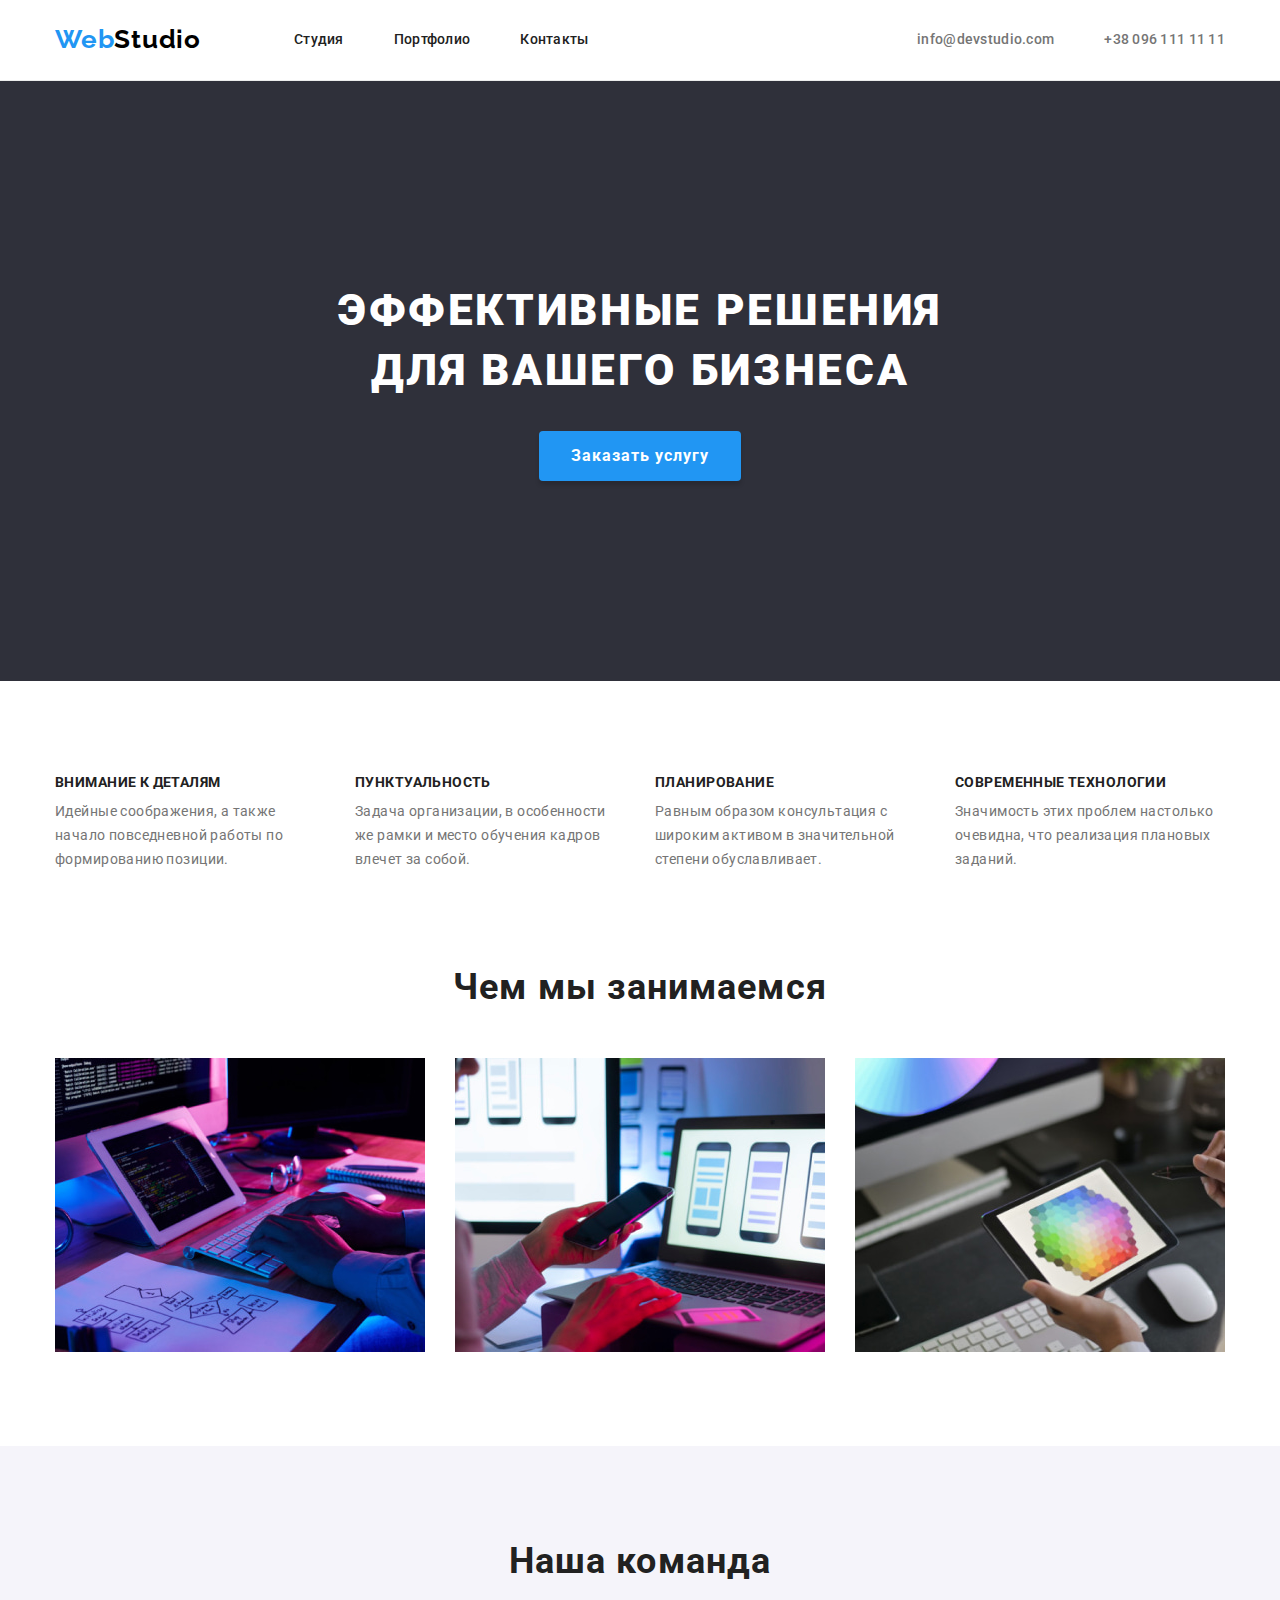
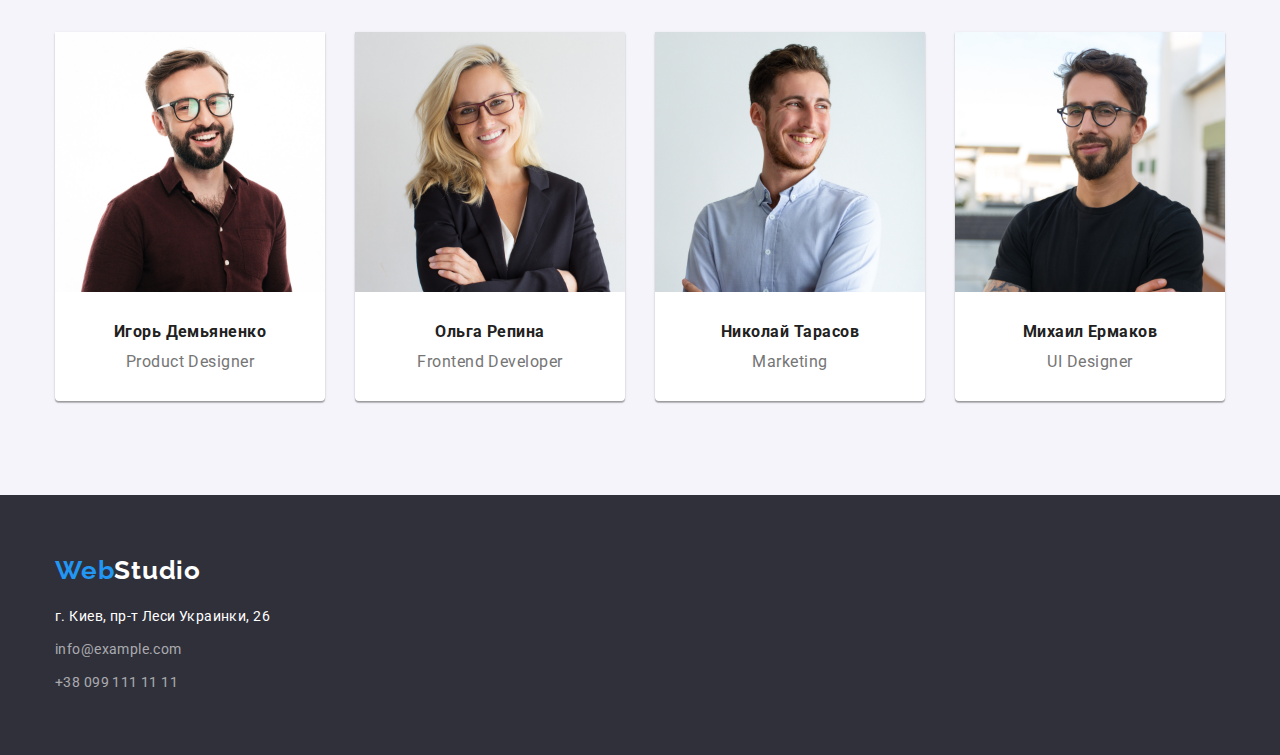
<file: index.html>
<!DOCTYPE html>
<html lang="ru">
  <head>
    <meta charset="UTF-8" />
    <meta http-equiv="X-UA-Compatible" content="IE=edge" />
    <meta name="viewport" content="width=device-width, initial-scale=1.0" />
    <title>WebStudio</title>

    <link rel="preconnect" href="https://fonts.googleapis.com" />
    <link rel="preconnect" href="https://fonts.gstatic.com" crossorigin />
    <link
      href="https://fonts.googleapis.com/css2?family=Raleway:wght@700&family=Roboto:wght@400;500;700;900&display=swap"
      rel="stylesheet"
    />

    <!-- Modern-Nomalize -->
    <link
      rel="stylesheet"
      href="https://cdn.jsdelivr.net/npm/modern-normalize@1.1.0/modern-normalize.min.css"
    />

    <!-- Castom Styles -->
    <link rel="stylesheet" href="./css/styles.css" />
  </head>

  <body>
    <!-- Header Section -->
    <header class="header">
      <div class="container header-container">
        <a class="logo-link" href="./index.html">Web<span class="header-logo">Studio</span></a>

        <nav class="nav">
          <ul class="nav-list">
            <li class="nav-item">
              <a class="nav-link" href="./index.html">Студия</a>
            </li>

            <li class="nav-item">
              <a class="nav-link" href="./portfolio.html">Портфолио</a>
            </li>

            <li class="nav-item">
              <a class="nav-link" href="">Контакты</a>
            </li>
          </ul>
        </nav>

        <ul class="header-contacts-list">
          <li class="header-contacts-item">
            <a class="header-contact" href="mailto:info@devstudio.com">info@devstudio.com</a>
          </li>

          <li class="header-contacts-item">
            <a class="header-contact" href="tel:+380961111111">+38 096 111 11 11</a>
          </li>
        </ul>
      </div>
    </header>

    <!-- Main Section -->
    <main>
      <!-- Hero Section -->
      <section class="hero">
        <div class="container">
          <h1 class="hero-title">
            Эффективные решения<br />
            для вашего бизнеса
          </h1>
          <button class="hero-btn" type="button">Заказать услугу</button>
        </div>
      </section>

      <!-- About Us Section -->
      <section class="section">
        <div class="container">
          <h2 class="visually-hidden">Наши преимущества</h2>

          <ul class="about-list list">
            <li class="about-item">
              <h3 class="about-title">Внимание к деталям</h3>
              <p class="about-txt">
                Идейные соображения, а также начало повседневной работы по формированию позиции.
              </p>
            </li>

            <li class="about-item">
              <h3 class="about-title">Пунктуальность</h3>
              <p class="about-txt">
                Задача организации, в особенности же рамки и место обучения кадров влечет за собой.
              </p>
            </li>

            <li class="about-item">
              <h3 class="about-title">Планирование</h3>
              <p class="about-txt">
                Равным образом консультация с широким активом в значительной степени обуславливает.
              </p>
            </li>

            <li class="about-item">
              <h3 class="about-title">Современные технологии</h3>
              <p class="about-txt">
                Значимость этих проблем настолько очевидна, что реализация плановых заданий.
              </p>
            </li>
          </ul>
        </div>
      </section>

      <!-- We Doing Section -->
      <section class="section doing">
        <div class="container">
          <h2 class="doing-title">Чем мы занимаемся</h2>

          <ul class="doing-list list">
            <li class="doing-item">
              <img
                class="doing-img"
                src="./images/about_us/img_code.jpg"
                alt="Создание сайта"
                width="370"
                height="294"
              />
            </li>

            <li class="doing-item">
              <img
                class="doing-img"
                src="./images/about_us/img_maket.jpg"
                alt="Создание макета"
                width="370"
                height="294"
              />
            </li>

            <li class="doing-item">
              <img
                class="doing-img"
                src="./images/about_us/img_design.jpg"
                alt="Создание дизайна"
                width="370"
                height="294"
              />
            </li>
          </ul>
        </div>
      </section>

      <!-- Team Section -->
      <section class="team section">
        <div class="container">
          <h2 class="team-title">Наша команда</h2>

          <ul class="team-list">
            <li class="team-item">
              <img
                class="team-avatar"
                src="./images/team/img_igor.jpg"
                alt="Игорь Демьяненко"
                width="270"
                height="260"
              />
              <div class="team-content">
                <h3 class="team-worker">Игорь Демьяненко</h3>
                <p class="team-position" lang="en">Product Designer</p>
              </div>
            </li>

            <li class="team-item">
              <img
                class="team-avatar"
                src="./images/team/img_olga.jpg"
                alt="Ольга Репина"
                width="270"
                height="260"
              />
              <div class="team-content">
                <h3 class="team-worker">Ольга Репина</h3>
                <p class="team-position" lang="en">Frontend Developer</p>
              </div>
            </li>

            <li class="team-item">
              <img
                class="team-avatar"
                src="./images/team/img_nikolay.jpg"
                alt="Николай Тарасов"
                width="270"
                height="260"
              />
              <div class="team-content">
                <h3 class="team-worker">Николай Тарасов</h3>
                <p class="team-position" lang="en">Marketing</p>
              </div>
            </li>

            <li class="team-item">
              <img
                class="team-avatar"
                src="./images/team/img_mikhail.jpg"
                alt="Михаил Ермаков"
                width="270"
                height="260"
              />
              <div class="team-content">
                <h3 class="team-worker">Михаил Ермаков</h3>
                <p class="team-position" lang="en">UI Designer</p>
              </div>
            </li>
          </ul>
        </div>
      </section>
    </main>

    <!-- Footer Section -->
    <footer class="footer">
      <div class="container">
        <a class="logo-link" href="./index.html">Web<span class="footer-logo">Studio</span></a>

        <address class="footer-addres">
          <ul class="footer-addres-list">
            <li class="footer-addres-item">
              <a
                class="footer-location"
                href="https://www.google.com.ua/maps/place/%D0%B1%D1%83%D0%BB%D1%8C%D0%B2%D0%B0%D1%80+%D0%9B%D0%B5%D1%81%D1%96+%D0%A3%D0%BA%D1%80%D0%B0%D1%97%D0%BD%D0%BA%D0%B8,+26,+%D0%9A%D0%B8%D1%97%D0%B2,+02000/@50.4265841,30.5361971,17z/data=!3m1!4b1!4m5!3m4!1s0x40d4cf0e033ecbe9:0x57a4dffefec77da0!8m2!3d50.4265807!4d30.5383858?hl=uk&authuser=0"
                target="_blank"
                rel="noopener noreferrer"
                >г. Киев, пр-т Леси Украинки, 26</a
              >
            </li>

            <li class="footer-addres-item">
              <a class="footer-contact" href="mailto:info@example.com">info@example.com</a>
            </li>

            <li class="footer-addres-item">
              <a class="footer-contact" href="tel:+380991111111">+38 099 111 11 11</a>
            </li>
          </ul>
        </address>
      </div>
    </footer>
  </body>
</html>
</file>
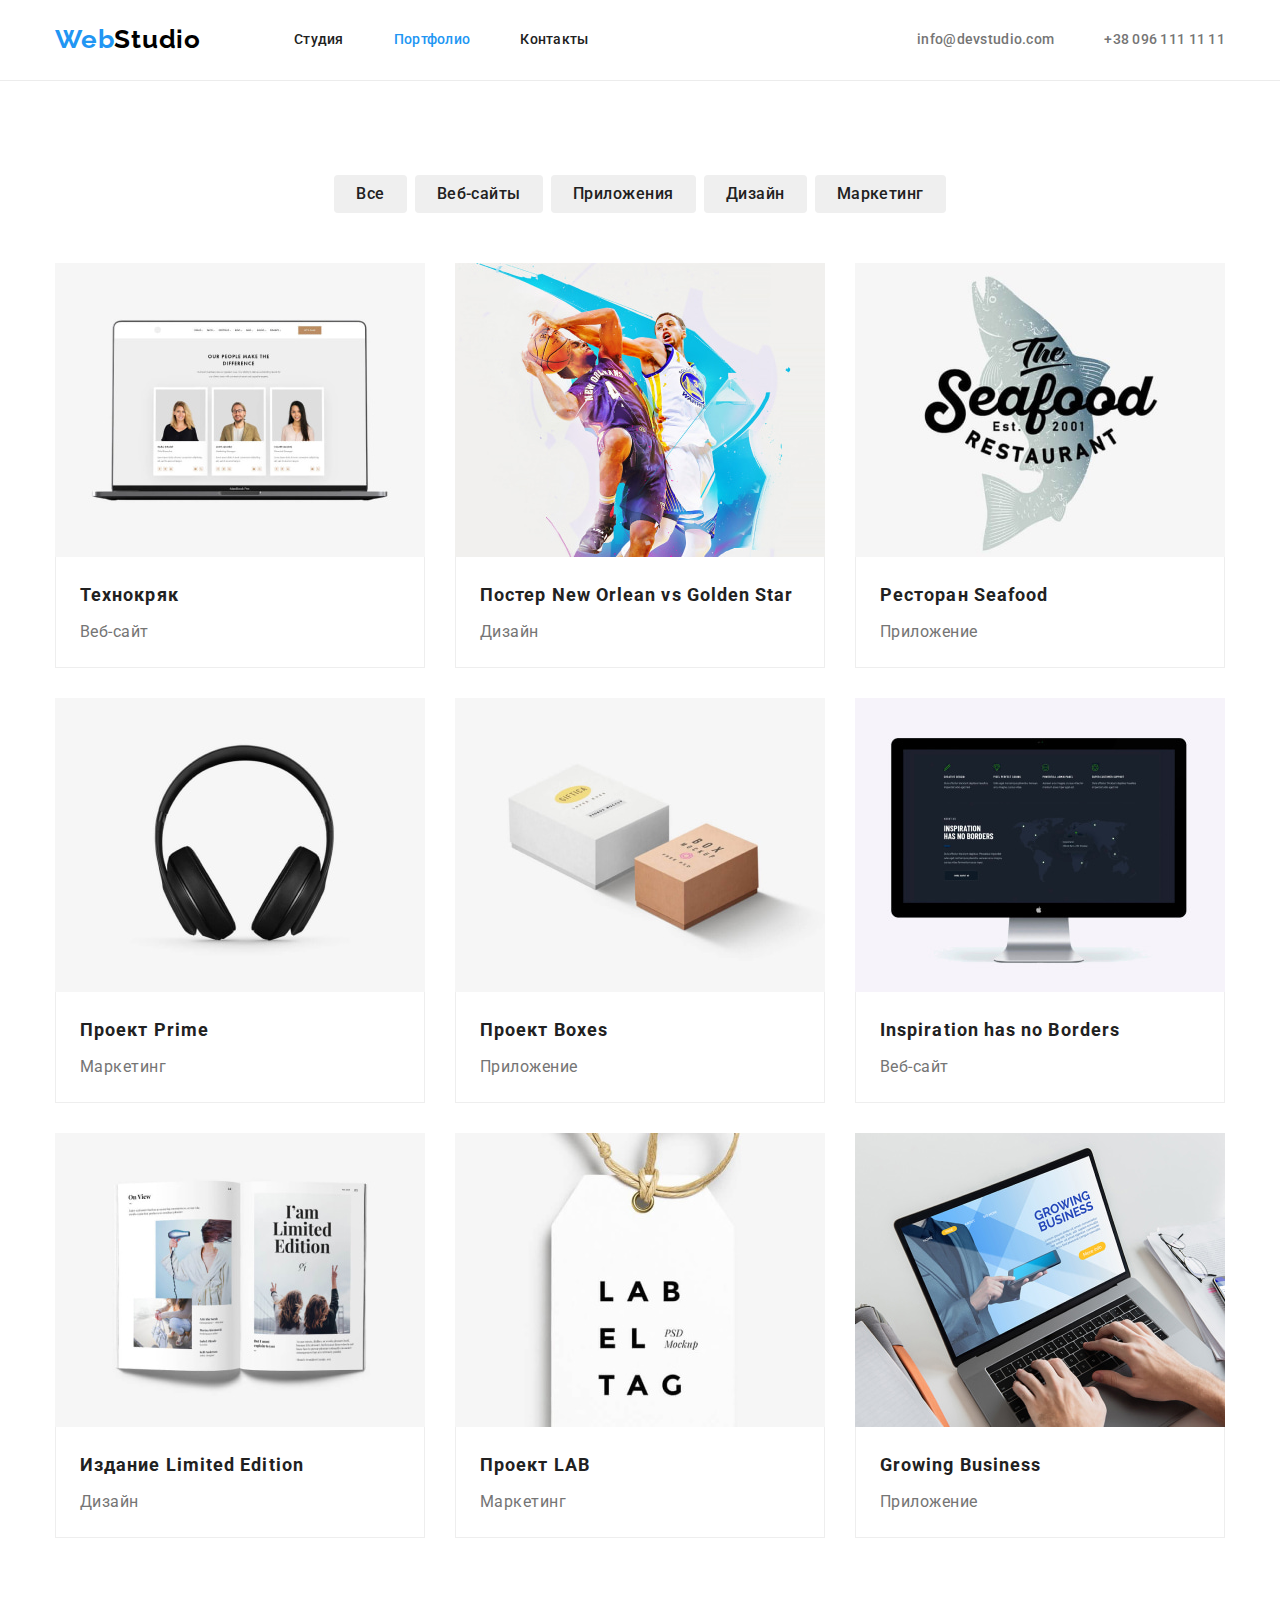
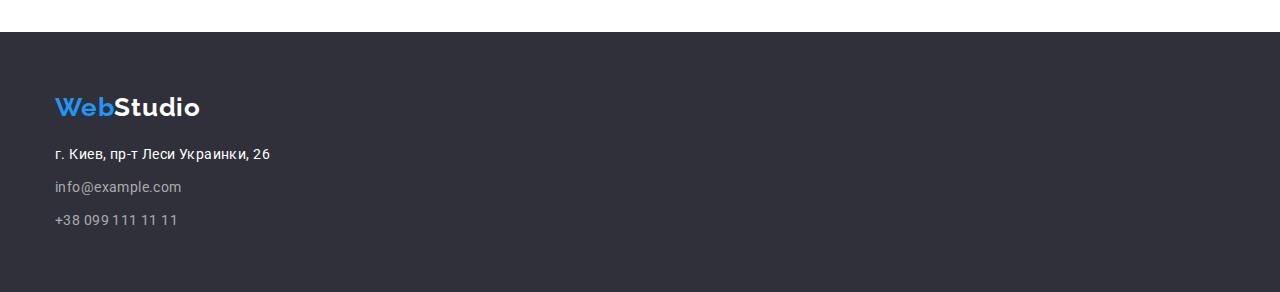
<file: portfolio.html>
<!DOCTYPE html>
<html lang="ru">
  <head>
    <meta charset="UTF-8" />
    <meta http-equiv="X-UA-Compatible" content="IE=edge" />
    <meta name="viewport" content="width=device-width, initial-scale=1.0" />
    <title>Портфолио</title>

    <!-- Fonts Family -->
    <link rel="preconnect" href="https://fonts.googleapis.com" />
    <link rel="preconnect" href="https://fonts.gstatic.com" crossorigin />
    <link
      href="https://fonts.googleapis.com/css2?family=Raleway:wght@700&family=Roboto:wght@400;500;700;900&display=swap"
      rel="stylesheet"
    />

    <!-- Modern-Nomalize -->
    <link
      rel="stylesheet"
      href="https://cdn.jsdelivr.net/npm/modern-normalize@1.1.0/modern-normalize.min.css"
    />

    <!-- Castom Styles -->
    <link rel="stylesheet" href="./css/styles.css" />
  </head>

  <body>
    <!-- Header Section -->
    <header class="header">
      <div class="container header-container">
        <a class="logo-link" href="./index.html">Web<span class="header-logo">Studio</span></a>

        <nav class="nav">
          <ul class="nav-list">
            <li class="nav-item">
              <a class="nav-link" href="./index.html">Студия</a>
            </li>

            <li class="nav-item">
              <a class="nav-link-current" href="./portfolio.html">Портфолио</a>
            </li>

            <li class="nav-item">
              <a class="nav-link" href="">Контакты</a>
            </li>
          </ul>
        </nav>

        <ul class="header-contacts-list">
          <li class="header-contacts-item">
            <a class="header-contact" href="mailto:info@devstudio.com">info@devstudio.com</a>
          </li>

          <li class="header-contacts-item">
            <a class="header-contact" href="tel:+380961111111">+38 096 111 11 11</a>
          </li>
        </ul>
      </div>
    </header>

    <!-- Main Section -->
    <main>
      <!-- Filters Section -->
      <section class="section">
        <div class="container">
          <h1 class="visually-hidden">Фильтры</h1>

          <ul class="filters-list">
            <li class="filters-item">
              <button class="filters-btn" type="button">Все</button>
            </li>
            <li class="filters-item">
              <button class="filters-btn" type="button">Веб-сайты</button>
            </li>
            <li class="filters-item">
              <button class="filters-btn" type="button">Приложения</button>
            </li>
            <li class="filters-item">
              <button class="filters-btn" type="button">Дизайн</button>
            </li>
            <li class="filters-item">
              <button class="filters-btn" type="button">Маркетинг</button>
            </li>
          </ul>

          <ul class="project-list">
            <li class="project-item">
              <a class="project-link" href="">
                <img
                  class="project-img"
                  src="./images/portfolio/technocrack.jpg"
                  alt="Ноутбук с открытым сайтом"
                  width="370"
                  height="294"
                />
                <div class="project-wrapper">
                  <h2 class="project-title">Технокряк</h2>
                  <p class="project-type">Веб-сайт</p>
                </div>
              </a>
            </li>

            <li class="project-item">
              <a class="project-link" href="">
                <img
                  class="project-img"
                  src="./images/portfolio/poster-new-orlean-vs-golden-star.jpg"
                  alt="Два баскетболиста с мячом"
                  width="370"
                  height="294"
                />
                <div class="project-wrapper">
                  <h2 class="project-title">Постер New Orlean vs Golden Star</h2>
                  <p class="project-type">Дизайн</p>
                </div>
              </a>
            </li>

            <li class="project-item">
              <a class="project-link" href="">
                <img
                  class="project-img"
                  src="./images/portfolio/restaurant-seafood.jpg"
                  alt="Логотип ресторана Seafood"
                  width="370"
                  height="294"
                />
                <div class="project-wrapper">
                  <h2 class="project-title">Ресторан Seafood</h2>
                  <p class="project-type">Приложение</p>
                </div>
              </a>
            </li>

            <li class="project-item">
              <a class="project-link" href="">
                <img
                  class="project-img"
                  src="./images/portfolio/project-prime.jpg"
                  alt="Наушники на белом фоне"
                  width="370"
                  height="294"
                />
                <div class="project-wrapper">
                  <h2 class="project-title">Проект Prime</h2>
                  <p class="project-type">Маркетинг</p>
                </div>
              </a>
            </li>

            <li class="project-item">
              <a class="project-link" href="">
                <img
                  class="project-img"
                  src="./images/portfolio/project-boxes.jpg"
                  alt="Белая и оранжевая коробки"
                  width="370"
                  height="294"
                />
                <div class="project-wrapper">
                  <h2 class="project-title">Проект Boxes</h2>
                  <p class="project-type">Приложение</p>
                </div>
              </a>
            </li>

            <li class="project-item">
              <a class="project-link" href="">
                <img
                  class="project-img"
                  src="./images/portfolio/inspiration-has-no-borders.jpg"
                  alt="Монитор с открытым сайтом"
                  width="370"
                  height="294"
                />
                <div class="project-wrapper">
                  <h2 class="project-title">Inspiration has no Borders</h2>
                  <p class="project-type">Веб-сайт</p>
                </div>
              </a>
            </li>

            <li class="project-item">
              <a class="project-link" href="">
                <img
                  class="project-img"
                  src="./images/portfolio/limited-edition.jpg"
                  alt="Развернутый журнал"
                  width="370"
                  height="294"
                />
                <div class="project-wrapper">
                  <h2 class="project-title">Издание Limited Edition</h2>
                  <p class="project-type">Дизайн</p>
                </div>
              </a>
            </li>

            <li class="project-item">
              <a class="project-link" href="">
                <img
                  class="project-img"
                  src="./images/portfolio/project-lab.jpg"
                  alt="Бирка с логотипом"
                  width="370"
                  height="294"
                />
                <div class="project-wrapper">
                  <h2 class="project-title">Проект LAB</h2>
                  <p class="project-type">Маркетинг</p>
                </div>
              </a>
            </li>

            <li class="project-item">
              <a class="project-link" href="">
                <img
                  class="project-img"
                  src="./images/portfolio/growing-business.jpg"
                  alt="Набор на клавиатуре ноутбука"
                  width="370"
                  height="294"
                />
                <div class="project-wrapper">
                  <h2 class="project-title">Growing Business</h2>
                  <p class="project-type">Приложение</p>
                </div>
              </a>
            </li>
          </ul>
        </div>
      </section>
    </main>

    <!-- Footer Section -->
    <footer class="footer">
      <div class="container">
        <a class="logo-link" href="./index.html">Web<span class="footer-logo">Studio</span></a>

        <address class="footer-addres">
          <ul class="footer-addres-list">
            <li class="footer-addres-item">
              <a
                class="footer-location"
                href="https://www.google.com.ua/maps/place/%D0%B1%D1%83%D0%BB%D1%8C%D0%B2%D0%B0%D1%80+%D0%9B%D0%B5%D1%81%D1%96+%D0%A3%D0%BA%D1%80%D0%B0%D1%97%D0%BD%D0%BA%D0%B8,+26,+%D0%9A%D0%B8%D1%97%D0%B2,+02000/@50.4265841,30.5361971,17z/data=!3m1!4b1!4m5!3m4!1s0x40d4cf0e033ecbe9:0x57a4dffefec77da0!8m2!3d50.4265807!4d30.5383858?hl=uk&authuser=0"
                target="_blank"
                rel="noopener noreferrer"
                >г. Киев, пр-т Леси Украинки, 26</a
              >
            </li>

            <li class="footer-addres-item">
              <a class="footer-contact" href="mailto:info@example.com">info@example.com</a>
            </li>

            <li class="footer-addres-item">
              <a class="footer-contact" href="tel:+380991111111">+38 099 111 11 11</a>
            </li>
          </ul>
        </address>
      </div>
    </footer>
  </body>
</html>
</file>
<file: css/styles.css>
:root {
  /* Fonts Family */
  --logo-font-txt: 'Raleway', sans-serif;
  --main-font-txt: 'Roboto', sans-serif;
  /* Colors Txt */
  --accent-txt-color: #2196f3;
  --main-txt-color: #757575;
  --secondary-txt-color: #212121;
  --hero-txt-color: #ffffff;
  --footer-main-txt-color: #ffffff;
  --footer-secondary-txt-color: rgba(255, 255, 255, 0.6);
  --hover-btn-txt-color: #ffffff;
  /* Background Colors */
  --main-bg-color: #ffffff;
  --secondary-bg-color: #2f303a;
  --allocate-bg-color: #f5f4fa;
  --accent-bg-color: #2196f3;
  --hover-bg-color: #188ce8;
  /* Gap */
  --portfolio-list-gap: 30px;
  /* Colors */
  --portfolio-list-border: #eeeeee;
}

body {
  font-family: var(--main-font-txt);
  font-size: 14px;
  line-height: 1.71;
  letter-spacing: 0.03em;
  color: var(--main-txt-color);
}

h1,
h2,
h3,
h4,
h5,
h6,
p {
  margin-top: 0;
  margin-bottom: 0;
}

a {
  text-decoration: none;
}

ul {
  margin-top: 0;
  margin-bottom: 0;
  padding-left: 0;

  list-style: none;
}

img {
  height: auto;
  display: block;
  max-width: 100%;
}

.visually-hidden {
  position: absolute;
  white-space: nowrap;
  width: 1px;
  height: 1px;
  overflow: hidden;
  border: 0;
  padding: 0;
  clip: rect(0 0 0 0);
  clip-path: inset(50%);
  margin: -1px;
}

.container {
  width: 1200px;

  margin-right: auto;
  margin-left: auto;
  padding-left: 15px;
  padding-right: 15px;
}

.section {
  padding-top: 94px;
  padding-bottom: 94px;
}

/* Header 
   Header Logo*/
.header {
  padding-top: 24px;
  padding-bottom: 25px;

  border-bottom: 1px solid #ececec;
  background-color: var(--main-bg-color);
}

.header-container {
  display: flex;
  align-items: center;
}

.logo-link {
  font-family: var(--logo-font-txt);
  font-weight: 700;
  font-size: 26px;
  line-height: 1.19;
  letter-spacing: 0.03em;

  color: var(--accent-txt-color);
}

.header-logo {
  color: #000000;
}

.header .logo-link {
  margin-right: 93px;
}

/* Header Nav */
.nav-list {
  display: flex;
  align-items: center;
}

.nav-item {
  margin-right: 50px;
}
.nav-item:last-child {
  margin-right: 0;
}

.nav-link {
  font-weight: 500;
  font-size: 14px;
  line-height: 1.14;
  letter-spacing: 0.02em;

  color: var(--secondary-txt-color);
}

.nav-link-current {
  font-weight: 500;
  font-size: 14px;
  line-height: 1.14;
  letter-spacing: 0.02em;

  color: var(--accent-txt-color);
}

/* Header Contacts */
.header-contacts-list {
  display: flex;
  align-items: center;
  margin-left: auto;
}

.header-contacts-item {
  margin-right: 50px;
}
.header-contacts-item:last-child {
  margin-right: 0;
}

.header-contact {
  font-weight: 500;
  font-size: 14px;
  line-height: 1.14;
  letter-spacing: 0.02em;

  color: var(--main-txt-color);
}

.nav-link:hover,
.nav-link:focus,
.header-contact:hover,
.header-contact:focus {
  color: var(--accent-txt-color);
}

/* Main 
    Hero*/
.hero {
  padding-top: 200px;
  padding-bottom: 200px;

  background-color: var(--secondary-bg-color);
}

.hero-title {
  margin-bottom: 30px;

  font-weight: 900;
  font-size: 44px;
  line-height: 1.36;
  text-align: center;
  letter-spacing: 0.06em;
  text-transform: uppercase;

  color: var(--hero-txt-color);
}

.hero-btn {
  display: block;
  margin-right: auto;
  margin-left: auto;
  padding-top: 10px;
  padding-right: 32px;
  padding-bottom: 10px;
  padding-left: 32px;

  font-family: var(--main-font-txt);
  font-weight: 700;
  font-size: 16px;
  line-height: 1.87;
  letter-spacing: 0.06em;

  background-color: var(--accent-bg-color);
  color: var(--hero-txt-color);
  box-shadow: 0px 4px 4px rgba(0, 0, 0, 0.15);
  border: none;
  border-radius: 4px;

  cursor: pointer;
}

.hero-btn:hover,
.hero-btn:focus {
  background-color: var(--hover-bg-color);
}

/* About */
.about-list {
  display: flex;
  align-items: center;
}

.about-item {
  flex-basis: calc(100% / 3);
  margin-right: 30px;
}
.about-item:last-child {
  margin-right: 0;
}

.about-title {
  margin-bottom: 10px;

  font-weight: 700;
  font-size: 14px;
  line-height: 1.14;
  letter-spacing: 0.03em;
  text-transform: uppercase;

  color: var(--secondary-txt-color);
}

/* Doing */
.doing {
  padding-top: 0px;
}

.doing-title,
.team-title {
  margin-bottom: 50px;

  font-weight: 700;
  font-size: 36px;
  line-height: 1.17;
  text-align: center;
  letter-spacing: 0.03em;

  color: var(--secondary-txt-color);
}

.doing-list {
  display: flex;
  align-items: center;
}

.doing-item,
.team-item {
  margin-right: 30px;
}
.doing-item:last-child,
.team-item:last-child {
  margin-right: 0;
}

/* Team */
.team {
  background-color: var(--allocate-bg-color);
}

.team-list {
  display: flex;
  align-items: center;
}

.team-item {
  background: var(--main-bg-color);
  box-shadow: 0px 1px 3px rgba(0, 0, 0, 0.12), 0px 1px 1px rgba(0, 0, 0, 0.14),
    0px 2px 1px rgba(0, 0, 0, 0.2);
  border-radius: 0px 0px 4px 4px;
}

.team-content {
  padding-top: 30px;
  padding-bottom: 30px;
}

.team-worker {
  margin-bottom: 10px;

  font-size: 16px;
  line-height: 1.19;
  letter-spacing: 0.03em;
  text-align: center;

  color: var(--secondary-txt-color);
}

.team-position {
  font-size: 16px;
  line-height: 1.19;
  letter-spacing: 0.03em;
  text-align: center;
}

/* Footer */
.footer {
  padding-top: 60px;
  padding-bottom: 60px;

  background-color: var(--secondary-bg-color);
}

.footer-logo {
  color: var(--footer-main-txt-color);
}

.footer .logo-link {
  display: block;
  margin-bottom: 20px;
}

.footer-addres {
  font-style: normal;
  font-size: 14px;
  line-height: 1.71;
  letter-spacing: 0.03em;
}
.footer-addres-item {
  margin-bottom: 9px;
}
.footer-addres-item:last-child {
  margin-bottom: 0;
}

.footer-location {
  color: var(--footer-main-txt-color);
}

.footer-contact {
  color: var(--footer-secondary-txt-color);
}

.footer-contact:hover,
.footer-contact:focus {
  color: var(--accent-txt-color);
}

/* Portfolio.html 
    Filters*/

.filters-list {
  display: flex;
  justify-content: center;
  align-items: center;
  margin-bottom: 50px;
}

.filters-btn {
  display: block;
  padding-top: 6px;
  padding-right: 22px;
  padding-bottom: 6px;
  padding-left: 22px;

  font-family: var(--main-font-txt);
  font-weight: 500;
  font-size: 16px;
  line-height: 1.63;
  letter-spacing: 0.03em;

  border: none;
  border-radius: 4px;
  color: var(--secondary-txt-color);

  cursor: pointer;
}
.filters-item {
  margin-right: 8px;
}
.filters-item:last-child {
  margin-right: 0;
}

.filters-btn:hover,
.filters-btn:focus {
  box-shadow: 0px 3px 1px rgba(0, 0, 0, 0.1), 0px 1px 2px rgba(0, 0, 0, 0.08),
    0px 2px 2px rgba(0, 0, 0, 0.12);

  color: var(--hover-btn-txt-color);
  background-color: var(--accent-bg-color);
}

/* Project list */
.project-list {
  display: flex;
  flex-wrap: wrap;
  margin-right: calc(-1 * var(--portfolio-list-gap));
  margin-bottom: calc(-1 * var(--portfolio-list-gap));
}

.project-item {
  flex-basis: calc(100% / 3 - var(--portfolio-list-gap));
  margin-right: var(--portfolio-list-gap);
  margin-bottom: var(--portfolio-list-gap);
}

.project-wrapper {
  padding-top: 20px;
  padding-right: 24px;
  padding-bottom: 20px;
  padding-left: 24px;

  border-left: 1px solid var(--portfolio-list-border);
  border-right: 1px solid var(--portfolio-list-border);
  border-bottom: 1px solid var(--portfolio-list-border);
}

.project-title {
  margin-bottom: 4px;

  font-weight: 700;
  font-size: 18px;
  line-height: 2;
  letter-spacing: 0.06em;

  color: var(--secondary-txt-color);
}

.project-type {
  font-size: 16px;
  line-height: 1.87;
  letter-spacing: 0.03em;

  color: var(--main-txt-color);
}
</file>
